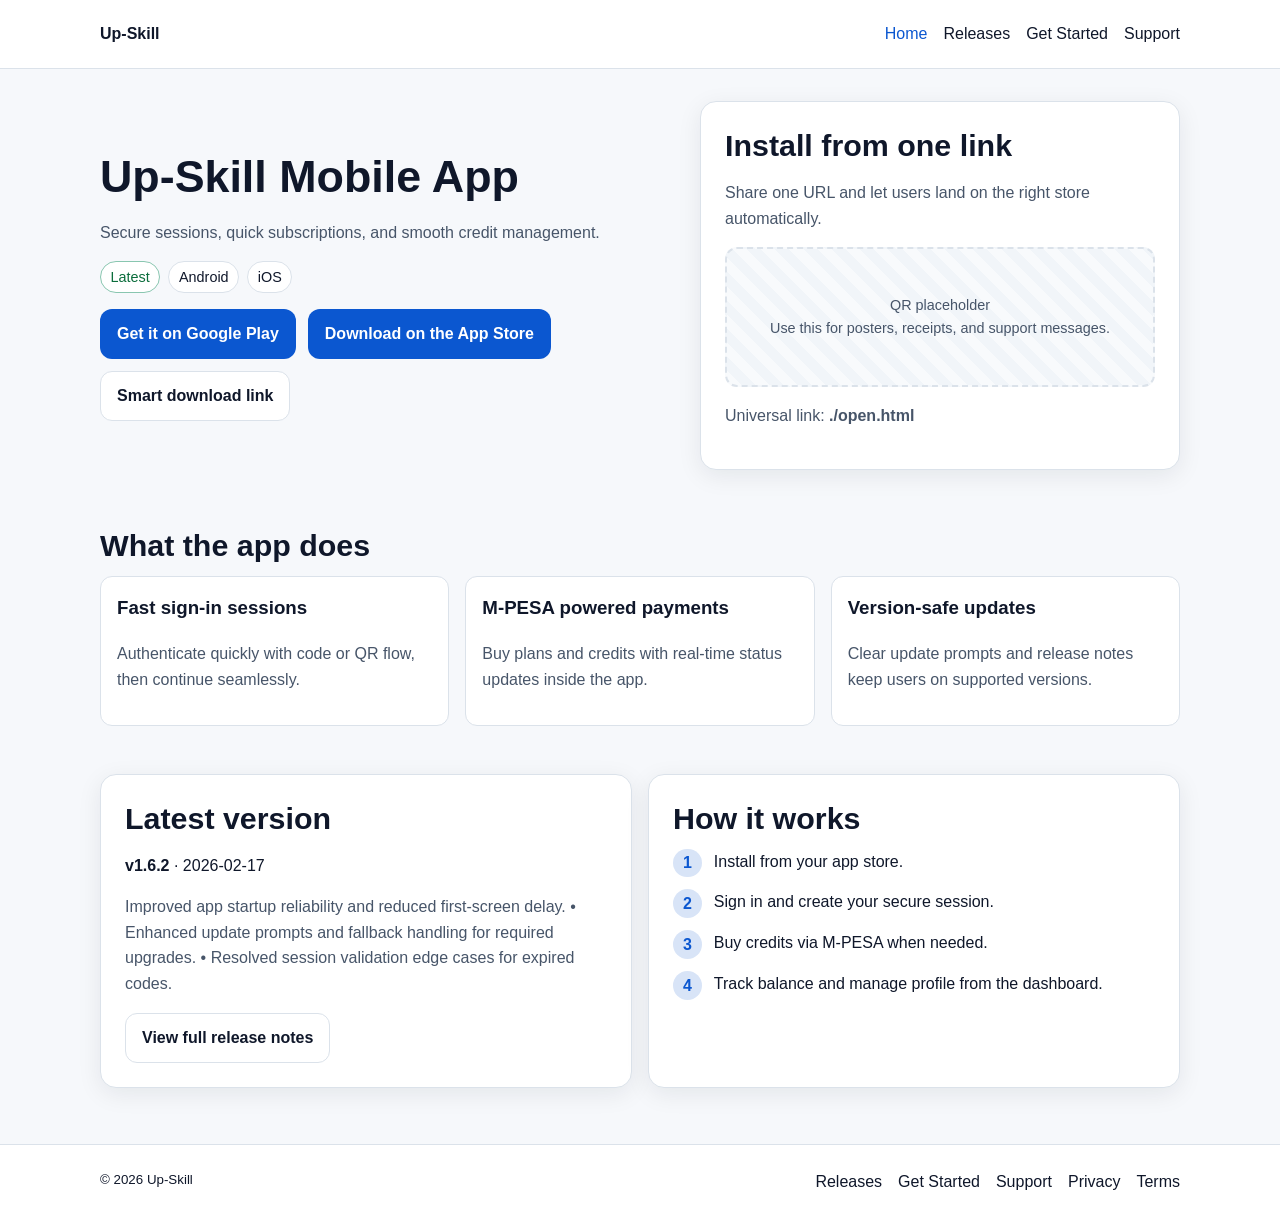
<file: public/app/index.html>
<!doctype html>
<html lang="en">
  <head>
    <meta charset="UTF-8" />
    <meta name="viewport" content="width=device-width, initial-scale=1" />
    <title>Up-Skill App | Download & Get Started</title>
    <meta name="description" content="Get the Up-Skill mobile app, view latest releases, and follow installation and onboarding guides." />
    <link rel="stylesheet" href="./assets/styles.css" />
    <script defer src="./assets/app.js"></script>
  </head>
  <body>
    <a class="skip-link" href="#main-content">Skip to content</a>
    <header class="site-header">
      <div class="container nav-wrap">
        <a class="brand" href="./index.html">Up-Skill</a>
        <nav aria-label="Primary">
          <ul class="nav-links">
            <li><a href="./index.html" aria-current="page">Home</a></li>
            <li><a href="./releases.html">Releases</a></li>
            <li><a href="./get-started.html">Get Started</a></li>
            <li><a href="./support.html">Support</a></li>
          </ul>
        </nav>
      </div>
    </header>

    <main id="main-content">
      <section class="hero">
        <div class="container hero-grid">
          <div>
            <h1><span data-config-text="appName">Up-Skill</span> Mobile App</h1>
            <p class="muted" data-config-text="tagline">Secure sessions, quick subscriptions, and smooth credit management.</p>
            <div class="badges">
              <span class="badge latest">Latest</span>
              <span class="badge">Android</span>
              <span class="badge">iOS</span>
            </div>
            <div class="cta-row">
              <a class="btn store-btn" data-platform="android" data-config-link="playStoreUrl" href="https://play.google.com/store" aria-label="Get Up-Skill on Google Play">Get it on Google Play</a>
              <a class="btn store-btn" data-platform="ios" data-config-link="appStoreUrl" href="https://www.apple.com/app-store/" aria-label="Download Up-Skill on the App Store">Download on the App Store</a>
              <a class="btn btn-secondary" href="./open.html">Smart download link</a>
            </div>
          </div>
          <aside class="surface panel" aria-label="Quick install options">
            <h2>Install from one link</h2>
            <p class="muted">Share one URL and let users land on the right store automatically.</p>
            <div class="qr-placeholder" id="qr-placeholder">QR placeholder<br />Use this for posters, receipts, and support messages.</div>
            <p class="muted">Universal link: <strong id="open-link-text">./open.html</strong></p>
          </aside>
        </div>
      </section>

      <section class="section">
        <div class="container">
          <h2>What the app does</h2>
          <div class="grid-3">
            <article class="card">
              <h3>Fast sign-in sessions</h3>
              <p class="muted">Authenticate quickly with code or QR flow, then continue seamlessly.</p>
            </article>
            <article class="card">
              <h3>M-PESA powered payments</h3>
              <p class="muted">Buy plans and credits with real-time status updates inside the app.</p>
            </article>
            <article class="card">
              <h3>Version-safe updates</h3>
              <p class="muted">Clear update prompts and release notes keep users on supported versions.</p>
            </article>
          </div>
        </div>
      </section>

      <section class="section">
        <div class="container grid-2">
          <article class="surface panel">
            <h2>Latest version</h2>
            <p><strong id="latest-version">v1.0.0</strong> · <span id="latest-date">2026-02-17</span></p>
            <p class="muted" id="latest-highlights">Stability improvements, faster startup, and update prompt enhancements.</p>
            <a class="btn btn-secondary" href="./releases.html">View full release notes</a>
          </article>
          <article class="surface panel">
            <h2>How it works</h2>
            <div class="steps">
              <div class="step"><div>Install from your app store.</div></div>
              <div class="step"><div>Sign in and create your secure session.</div></div>
              <div class="step"><div>Buy credits via M-PESA when needed.</div></div>
              <div class="step"><div>Track balance and manage profile from the dashboard.</div></div>
            </div>
          </article>
        </div>
      </section>
    </main>

    <footer class="site-footer">
      <div class="container footer-grid">
        <small>© <span id="year">2026</span> <span data-config-text="appName">Up-Skill</span></small>
        <nav aria-label="Footer">
          <ul class="nav-links">
            <li><a href="./releases.html">Releases</a></li>
            <li><a href="./get-started.html">Get Started</a></li>
            <li><a href="./support.html">Support</a></li>
            <li><a data-config-link="privacyUrl" href="./privacy.html">Privacy</a></li>
            <li><a data-config-link="termsUrl" href="./terms.html">Terms</a></li>
          </ul>
        </nav>
      </div>
    </footer>
  </body>
</html>
</file>
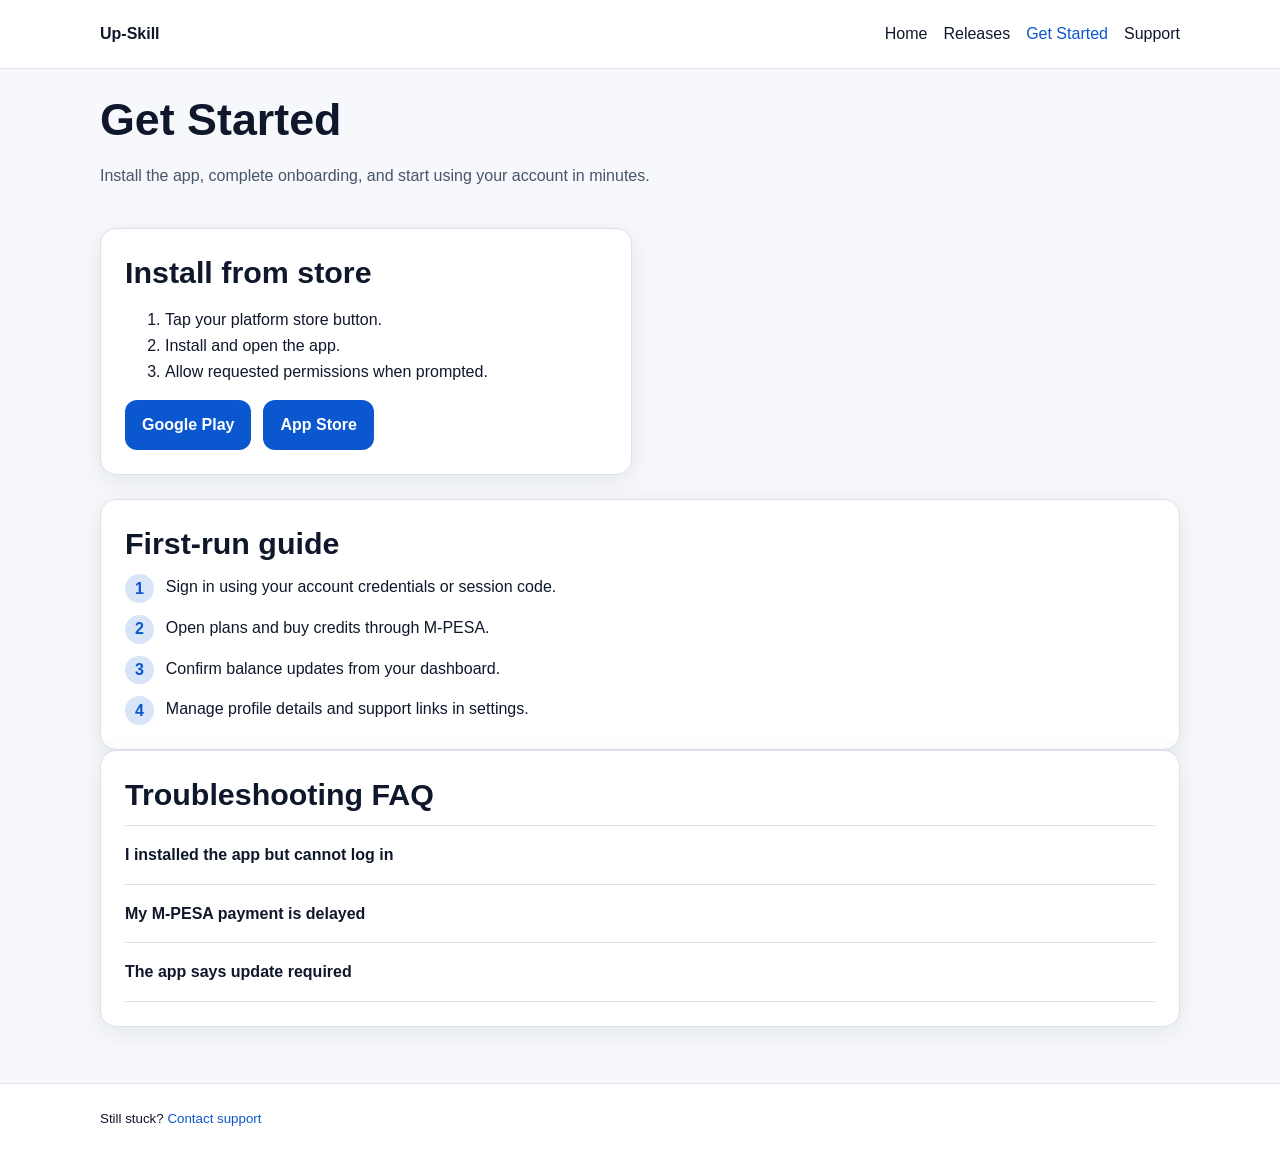
<file: public/app/get-started.html>
<!doctype html>
<html lang="en">
  <head>
    <meta charset="UTF-8" />
    <meta name="viewport" content="width=device-width, initial-scale=1" />
    <title>Up-Skill App | Get Started</title>
    <meta name="description" content="Install and onboarding guide for Up-Skill mobile app." />
    <link rel="stylesheet" href="./assets/styles.css" />
    <script defer src="./assets/app.js"></script>
    <script defer src="./assets/faq.js"></script>
  </head>
  <body>
    <a class="skip-link" href="#main-content">Skip to content</a>
    <header class="site-header">
      <div class="container nav-wrap">
        <a class="brand" href="./index.html">Up-Skill</a>
        <nav aria-label="Primary">
          <ul class="nav-links">
            <li><a href="./index.html">Home</a></li>
            <li><a href="./releases.html">Releases</a></li>
            <li><a href="./get-started.html" aria-current="page">Get Started</a></li>
            <li><a href="./support.html">Support</a></li>
          </ul>
        </nav>
      </div>
    </header>

    <main id="main-content" class="section">
      <div class="container">
        <h1>Get Started</h1>
        <p class="muted">Install the app, complete onboarding, and start using your account in minutes.</p>

        <section class="section grid-2">
          <article class="surface panel">
            <h2>Install from store</h2>
            <ol>
              <li>Tap your platform store button.</li>
              <li>Install and open the app.</li>
              <li>Allow requested permissions when prompted.</li>
            </ol>
            <div class="cta-row">
              <a class="btn store-btn" data-platform="android" data-config-link="playStoreUrl" href="https://play.google.com/store">Google Play</a>
              <a class="btn store-btn" data-platform="ios" data-config-link="appStoreUrl" href="https://www.apple.com/app-store/">App Store</a>
            </div>
          </article>

          <article id="manual-apk" class="surface panel hidden">
            <h2>Manual APK install (Android)</h2>
            <ol>
              <li>Download the latest APK from the official link.</li>
              <li>Open Android settings and allow installs from trusted sources.</li>
              <li>Install the APK and keep Play Protect enabled.</li>
              <li>Optional: verify the published SHA256 checksum before install.</li>
            </ol>
            <a class="btn btn-secondary" data-manual-apk-link href="/Ploofoodle/public/index.php?_route=/app/open&platform=android&channel=stable">Download APK</a>
          </article>
        </section>

        <section class="section surface panel">
          <h2>First-run guide</h2>
          <div class="steps">
            <div class="step"><div>Sign in using your account credentials or session code.</div></div>
            <div class="step"><div>Open plans and buy credits through M-PESA.</div></div>
            <div class="step"><div>Confirm balance updates from your dashboard.</div></div>
            <div class="step"><div>Manage profile details and support links in settings.</div></div>
          </div>
        </section>

        <section class="section surface panel">
          <h2>Troubleshooting FAQ</h2>
          <div class="accordion" role="region" aria-label="Frequently asked questions">
            <div class="accordion-item">
              <button class="accordion-trigger" aria-expanded="false" aria-controls="faq-1" id="faq-btn-1">I installed the app but cannot log in</button>
              <div id="faq-1" class="accordion-panel" role="region" aria-labelledby="faq-btn-1" hidden>
                <p>Check your internet connection, verify your login details, and confirm your account is active. If needed, reset your credentials from support.</p>
              </div>
            </div>
            <div class="accordion-item">
              <button class="accordion-trigger" aria-expanded="false" aria-controls="faq-2" id="faq-btn-2">My M-PESA payment is delayed</button>
              <div id="faq-2" class="accordion-panel" role="region" aria-labelledby="faq-btn-2" hidden>
                <p>Most confirmations are quick. Wait a few minutes, then refresh your app balance. If still pending, contact support with your transaction reference.</p>
              </div>
            </div>
            <div class="accordion-item">
              <button class="accordion-trigger" aria-expanded="false" aria-controls="faq-3" id="faq-btn-3">The app says update required</button>
              <div id="faq-3" class="accordion-panel" role="region" aria-labelledby="faq-btn-3" hidden>
                <p>Open <a href="./open.html">Smart download</a> and update from your store. For manual installs, use only trusted APK links.</p>
              </div>
            </div>
          </div>
        </section>
      </div>
    </main>

    <footer class="site-footer">
      <div class="container footer-grid">
        <small>Still stuck? <a href="./support.html">Contact support</a></small>
      </div>
    </footer>
  </body>
</html>
</file>
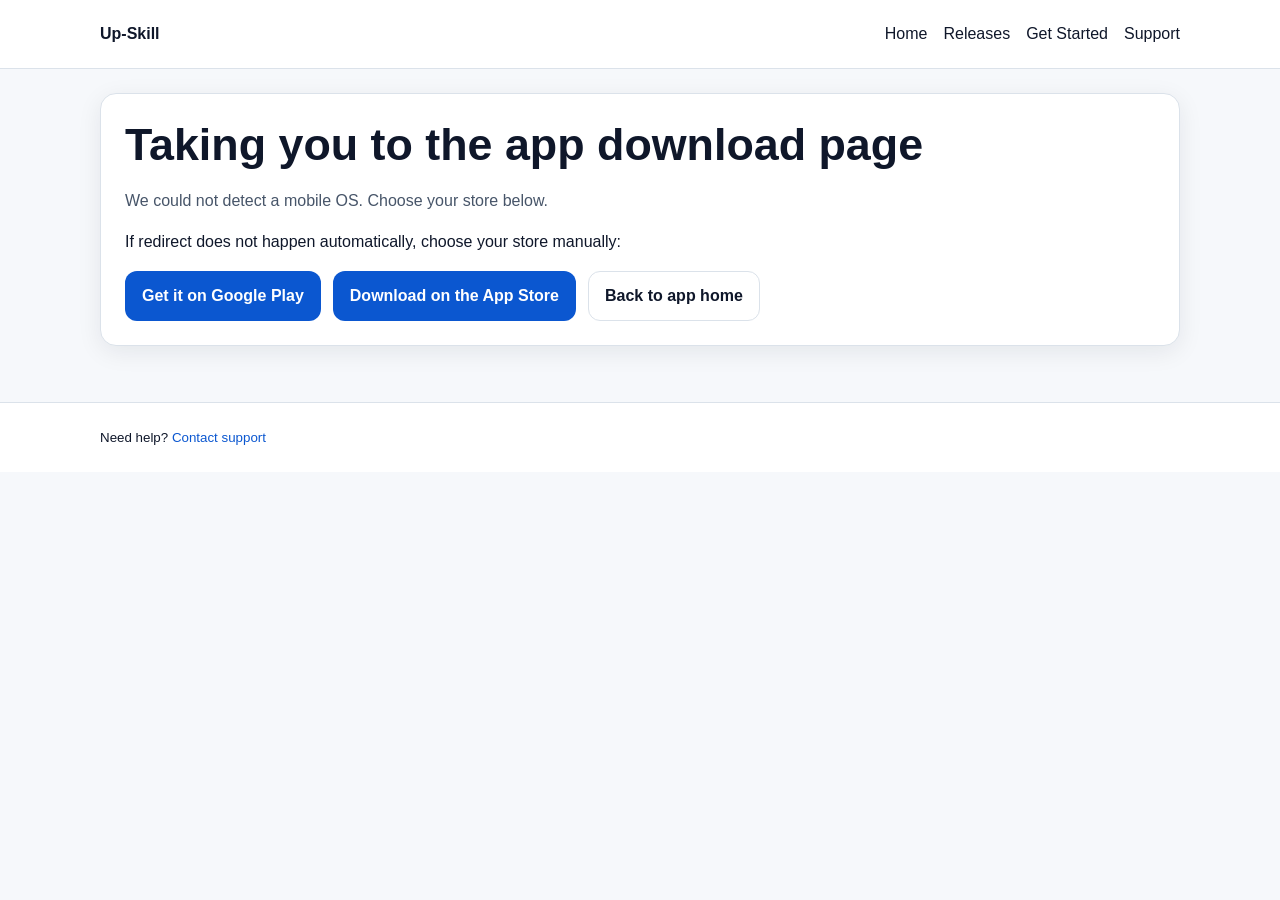
<file: public/app/open.html>
<!doctype html>
<html lang="en">
  <head>
    <meta charset="UTF-8" />
    <meta name="viewport" content="width=device-width, initial-scale=1" />
    <title>Up-Skill App | Smart Download</title>
    <meta name="description" content="Smart app redirect to Google Play or App Store with a safe fallback." />
    <link rel="stylesheet" href="./assets/styles.css" />
    <script defer src="./assets/app.js"></script>
  </head>
  <body data-page="open">
    <a class="skip-link" href="#main-content">Skip to content</a>
    <header class="site-header">
      <div class="container nav-wrap">
        <a class="brand" href="./index.html">Up-Skill</a>
        <nav aria-label="Primary">
          <ul class="nav-links">
            <li><a href="./index.html">Home</a></li>
            <li><a href="./releases.html">Releases</a></li>
            <li><a href="./get-started.html">Get Started</a></li>
            <li><a href="./support.html">Support</a></li>
          </ul>
        </nav>
      </div>
    </header>

    <main id="main-content" class="section">
      <div class="container">
        <section class="surface panel">
          <h1>Taking you to the app download page</h1>
          <p class="muted" id="redirect-status">Detecting your device and preparing redirect...</p>
          <p>If redirect does not happen automatically, choose your store manually:</p>
          <div class="cta-row">
            <a id="manual-play-btn" class="btn store-btn" data-platform="android" data-config-link="playStoreUrl" href="https://play.google.com/store">Get it on Google Play</a>
            <a id="manual-ios-btn" class="btn store-btn" data-platform="ios" data-config-link="appStoreUrl" href="https://www.apple.com/app-store/">Download on the App Store</a>
            <a class="btn btn-secondary" href="./index.html">Back to app home</a>
          </div>
        </section>
      </div>
    </main>

    <footer class="site-footer">
      <div class="container footer-grid">
        <small>Need help? <a href="./support.html">Contact support</a></small>
      </div>
    </footer>
  </body>
</html>
</file>
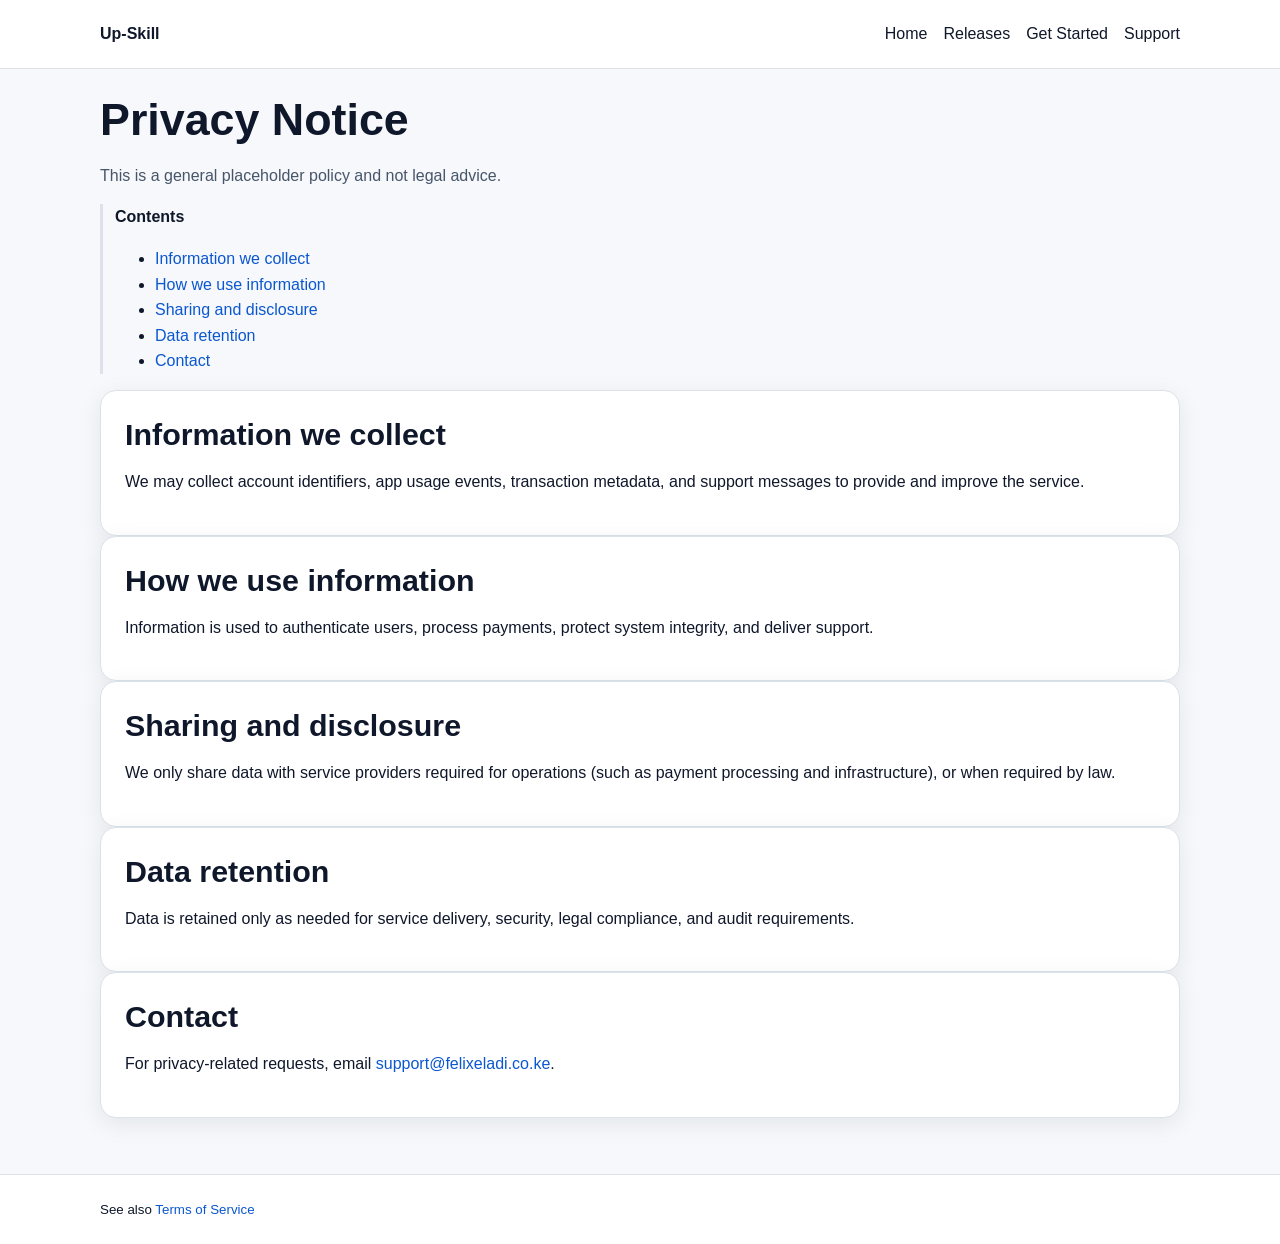
<file: public/app/privacy.html>
<!doctype html>
<html lang="en">
  <head>
    <meta charset="UTF-8" />
    <meta name="viewport" content="width=device-width, initial-scale=1" />
    <title>Up-Skill App | Privacy</title>
    <meta
      name="description"
      content="Privacy overview for Up-Skill app users."
    />
    <link rel="stylesheet" href="./assets/styles.css" />
    <script defer src="./assets/app.js"></script>
  </head>
  <body>
    <a class="skip-link" href="#main-content">Skip to content</a>
    <header class="site-header">
      <div class="container nav-wrap">
        <a class="brand" href="./index.html">Up-Skill</a>
        <nav aria-label="Primary">
          <ul class="nav-links">
            <li><a href="./index.html">Home</a></li>
            <li><a href="./releases.html">Releases</a></li>
            <li><a href="./get-started.html">Get Started</a></li>
            <li><a href="./support.html">Support</a></li>
          </ul>
        </nav>
      </div>
    </header>

    <main id="main-content" class="section">
      <div class="container">
        <h1>Privacy Notice</h1>
        <p class="muted">
          This is a general placeholder policy and not legal advice.
        </p>

        <nav class="toc" aria-label="Table of contents">
          <strong>Contents</strong>
          <ul>
            <li><a href="#info-we-collect">Information we collect</a></li>
            <li><a href="#how-we-use">How we use information</a></li>
            <li><a href="#sharing">Sharing and disclosure</a></li>
            <li><a href="#retention">Data retention</a></li>
            <li><a href="#contact">Contact</a></li>
          </ul>
        </nav>

        <section id="info-we-collect" class="surface panel section">
          <h2>Information we collect</h2>
          <p>
            We may collect account identifiers, app usage events, transaction
            metadata, and support messages to provide and improve the service.
          </p>
        </section>

        <section id="how-we-use" class="surface panel section">
          <h2>How we use information</h2>
          <p>
            Information is used to authenticate users, process payments, protect
            system integrity, and deliver support.
          </p>
        </section>

        <section id="sharing" class="surface panel section">
          <h2>Sharing and disclosure</h2>
          <p>
            We only share data with service providers required for operations
            (such as payment processing and infrastructure), or when required by
            law.
          </p>
        </section>

        <section id="retention" class="surface panel section">
          <h2>Data retention</h2>
          <p>
            Data is retained only as needed for service delivery, security,
            legal compliance, and audit requirements.
          </p>
        </section>

        <section id="contact" class="surface panel section">
          <h2>Contact</h2>
          <p>
            For privacy-related requests, email
            <a href="mailto:support@felixeladi.co.ke"
              >support@felixeladi.co.ke</a
            >.
          </p>
        </section>
      </div>
    </main>

    <footer class="site-footer">
      <div class="container footer-grid">
        <small>See also <a href="./terms.html">Terms of Service</a></small>
      </div>
    </footer>
  </body>
</html>
</file>
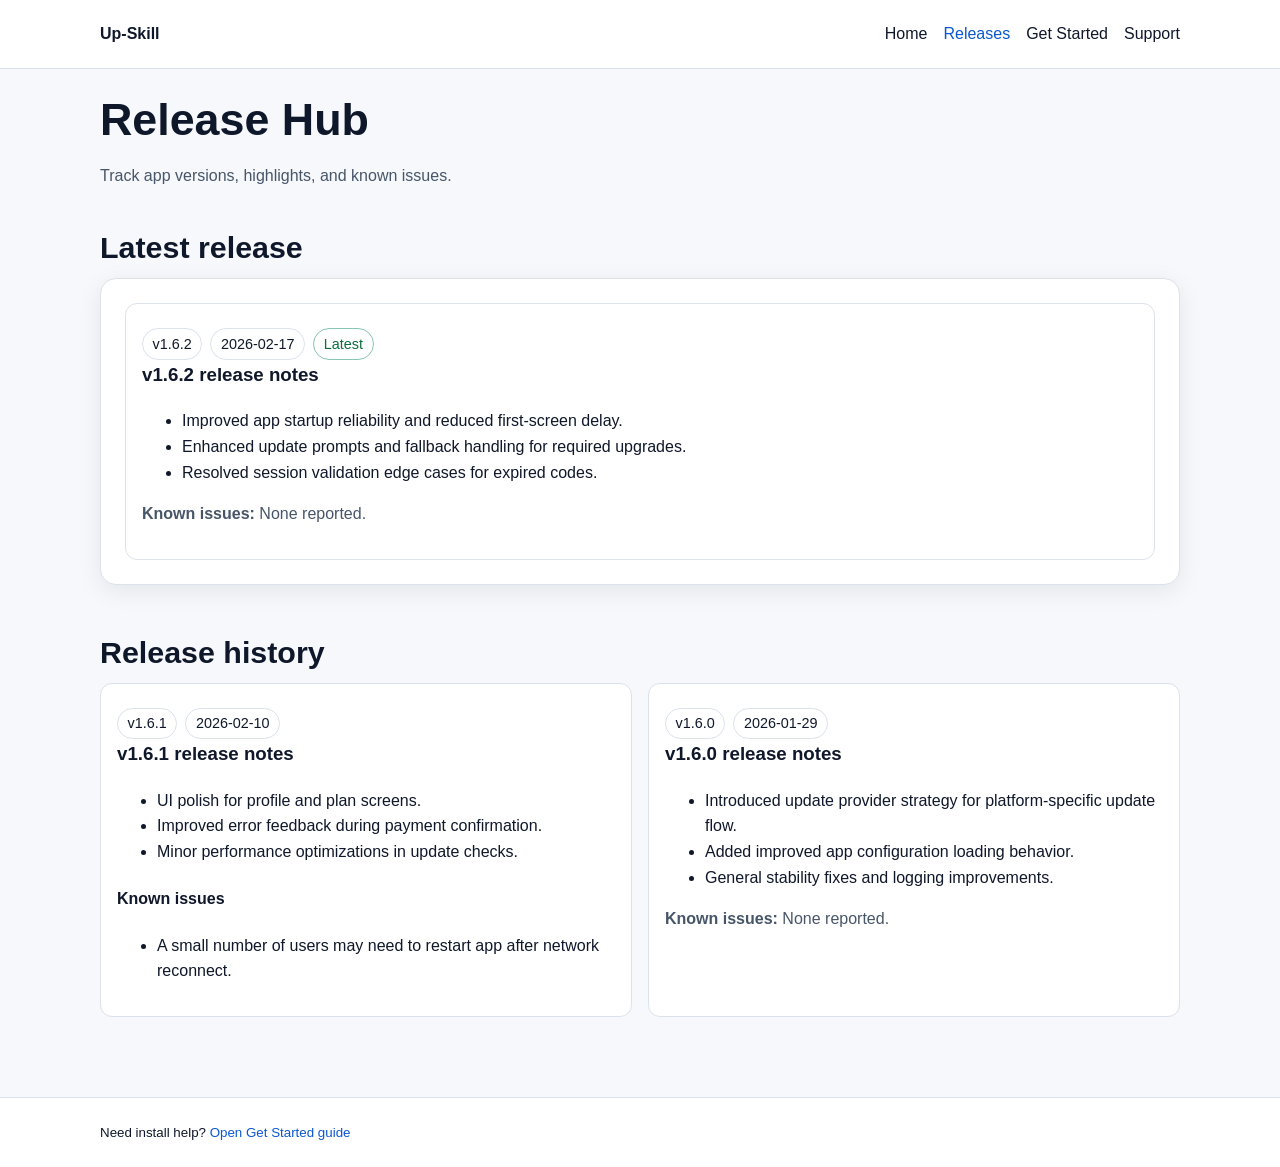
<file: public/app/releases.html>
<!doctype html>
<html lang="en">
  <head>
    <meta charset="UTF-8" />
    <meta name="viewport" content="width=device-width, initial-scale=1" />
    <title>Up-Skill App | Releases</title>
    <meta
      name="description"
      content="Latest app version and full release history for Up-Skill mobile."
    />
    <link rel="stylesheet" href="./assets/styles.css" />
    <script defer src="./assets/app.js"></script>
    <script defer src="./assets/releases.js"></script>
  </head>
  <body>
    <a class="skip-link" href="#main-content">Skip to content</a>
    <header class="site-header">
      <div class="container nav-wrap">
        <a class="brand" href="./index.html">Up-Skill</a>
        <nav aria-label="Primary">
          <ul class="nav-links">
            <li><a href="./index.html">Home</a></li>
            <li><a href="./releases.html" aria-current="page">Releases</a></li>
            <li><a href="./get-started.html">Get Started</a></li>
            <li><a href="./support.html">Support</a></li>
          </ul>
        </nav>
      </div>
    </header>

    <main id="main-content" class="section">
      <div class="container">
        <h1>Release Hub</h1>
        <p class="muted">Track app versions, highlights, and known issues.</p>

        <section class="section">
          <h2>Latest release</h2>
          <div id="latest-release" class="surface panel">
            <article class="card">
              <div class="badges">
                <span class="badge latest">Latest</span>
                <span class="badge">v1.6.2</span>
                <span class="badge">2026-02-17</span>
              </div>
              <h3>v1.6.2 release notes</h3>
              <ul>
                <li>Improved startup reliability.</li>
                <li>Better update prompt behavior.</li>
                <li>Fixes in session handling.</li>
              </ul>
              <p class="muted"><strong>Known issues:</strong> None reported.</p>
            </article>
          </div>
        </section>

        <section class="section">
          <h2>Release history</h2>
          <div id="release-history" class="grid-2">
            <article class="card">
              <div class="badges">
                <span class="badge">v1.6.1</span>
                <span class="badge">2026-02-10</span>
              </div>
              <h3>v1.6.1 release notes</h3>
              <ul>
                <li>Minor UI polish.</li>
                <li>Performance optimizations.</li>
              </ul>
            </article>
          </div>
          <noscript>
            <p class="muted">
              JavaScript is disabled. The static release summary is shown above.
            </p>
          </noscript>
        </section>
      </div>
    </main>

    <footer class="site-footer">
      <div class="container footer-grid">
        <small
          >Need install help?
          <a href="./get-started.html">Open Get Started guide</a></small
        >
      </div>
    </footer>
  </body>
</html>
</file>
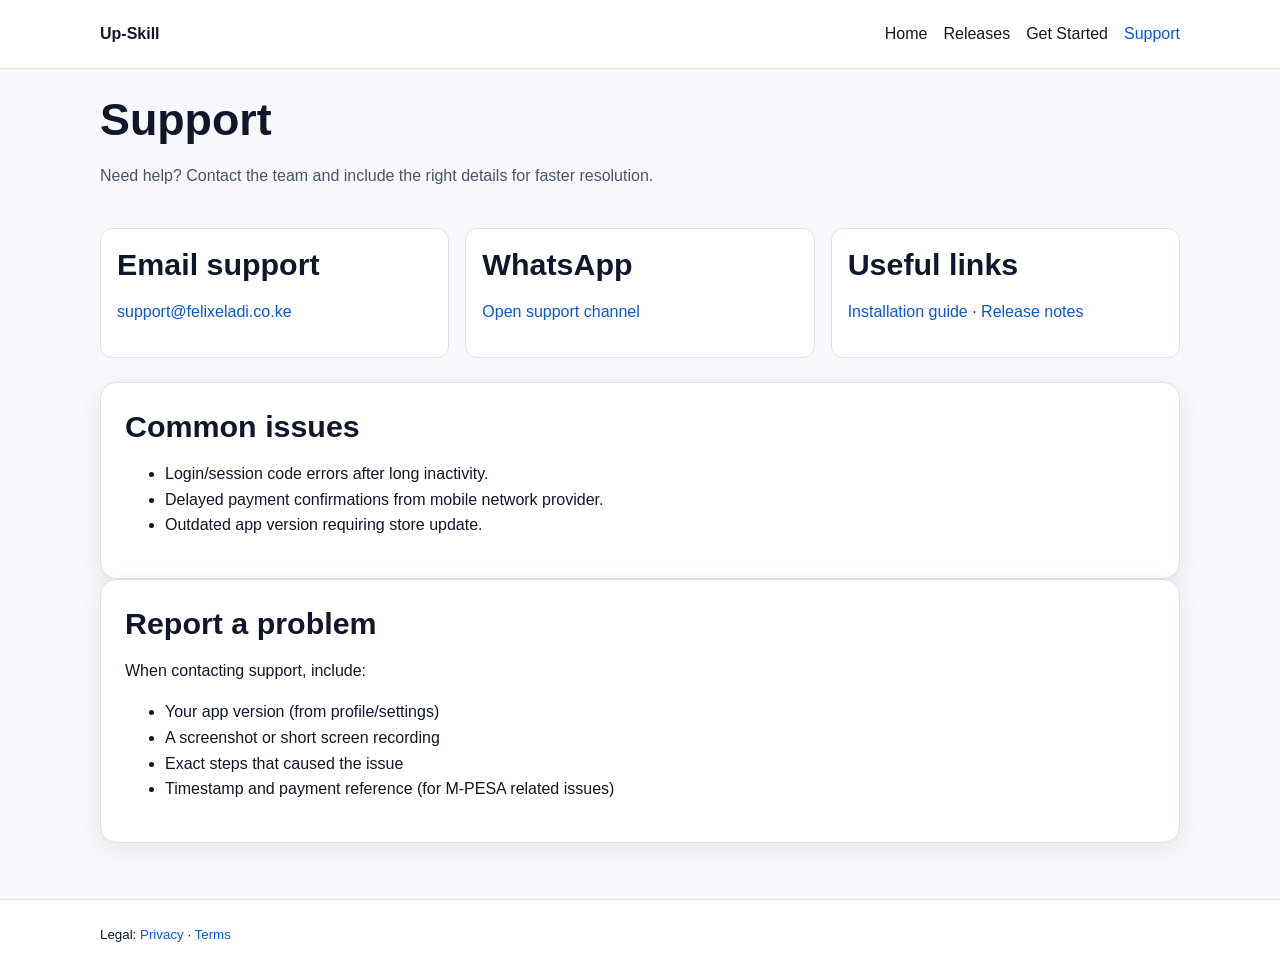
<file: public/app/support.html>
<!doctype html>
<html lang="en">
  <head>
    <meta charset="UTF-8" />
    <meta name="viewport" content="width=device-width, initial-scale=1" />
    <title>Up-Skill App | Support</title>
    <meta name="description" content="Support contacts, common issues, and reporting guidance for Up-Skill app users." />
    <link rel="stylesheet" href="./assets/styles.css" />
    <script defer src="./assets/app.js"></script>
  </head>
  <body>
    <a class="skip-link" href="#main-content">Skip to content</a>
    <header class="site-header">
      <div class="container nav-wrap">
        <a class="brand" href="./index.html">Up-Skill</a>
        <nav aria-label="Primary">
          <ul class="nav-links">
            <li><a href="./index.html">Home</a></li>
            <li><a href="./releases.html">Releases</a></li>
            <li><a href="./get-started.html">Get Started</a></li>
            <li><a href="./support.html" aria-current="page">Support</a></li>
          </ul>
        </nav>
      </div>
    </header>

    <main id="main-content" class="section">
      <div class="container">
        <h1>Support</h1>
        <p class="muted">Need help? Contact the team and include the right details for faster resolution.</p>

        <section class="grid-3 section">
          <article class="card">
            <h2>Email support</h2>
            <p><a data-config-link="supportEmail" data-config-text="supportEmail" href="mailto:support@felixeladi.co.ke">support@felixeladi.co.ke</a></p>
          </article>
          <article class="card">
            <h2>WhatsApp</h2>
            <p><a data-config-link="whatsappLink" href="/Ploofoodle/public/index.php?_route=/app/support">Open support channel</a></p>
          </article>
          <article class="card">
            <h2>Useful links</h2>
            <p><a href="./get-started.html">Installation guide</a> · <a href="./releases.html">Release notes</a></p>
          </article>
        </section>

        <section class="surface panel section">
          <h2>Common issues</h2>
          <ul>
            <li>Login/session code errors after long inactivity.</li>
            <li>Delayed payment confirmations from mobile network provider.</li>
            <li>Outdated app version requiring store update.</li>
          </ul>
        </section>

        <section class="surface panel section">
          <h2>Report a problem</h2>
          <p>When contacting support, include:</p>
          <ul>
            <li>Your app version (from profile/settings)</li>
            <li>A screenshot or short screen recording</li>
            <li>Exact steps that caused the issue</li>
            <li>Timestamp and payment reference (for M-PESA related issues)</li>
          </ul>
        </section>
      </div>
    </main>

    <footer class="site-footer">
      <div class="container footer-grid">
        <small>Legal: <a href="./privacy.html">Privacy</a> · <a href="./terms.html">Terms</a></small>
      </div>
    </footer>
  </body>
</html>
</file>
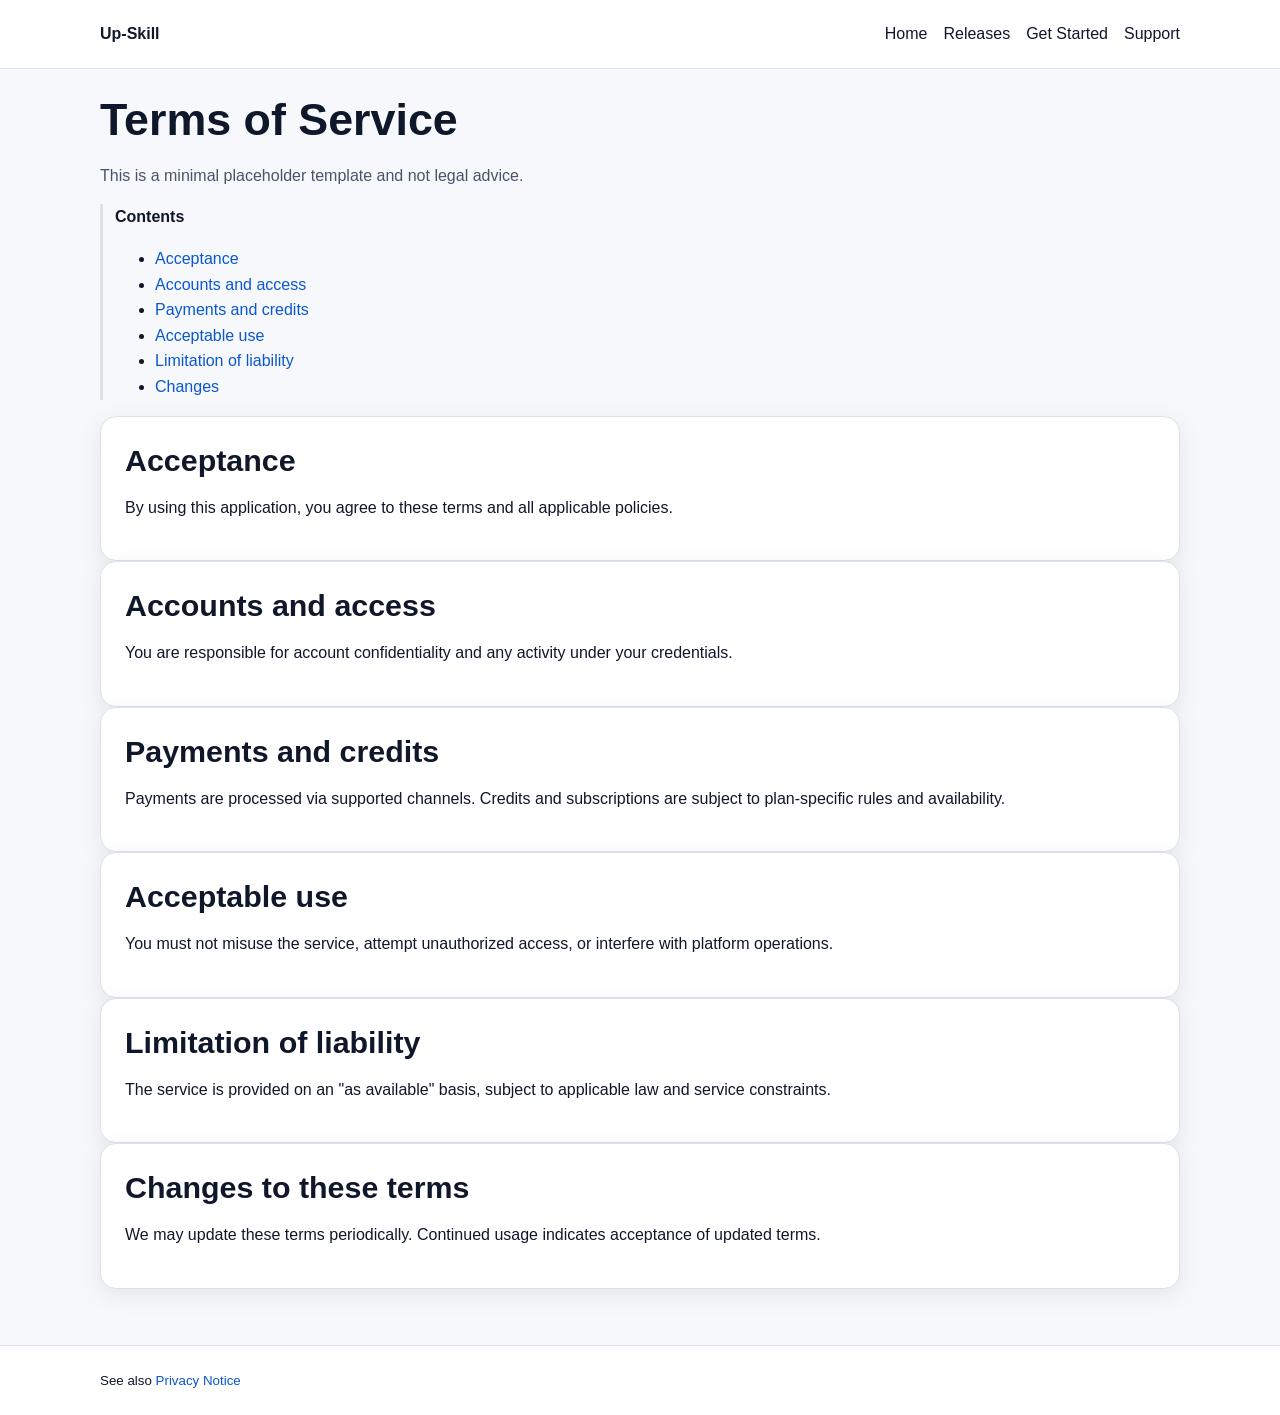
<file: public/app/terms.html>
<!doctype html>
<html lang="en">
  <head>
    <meta charset="UTF-8" />
    <meta name="viewport" content="width=device-width, initial-scale=1" />
    <title>Up-Skill App | Terms</title>
    <meta name="description" content="Terms of service placeholder for Up-Skill app users." />
    <link rel="stylesheet" href="./assets/styles.css" />
    <script defer src="./assets/app.js"></script>
  </head>
  <body>
    <a class="skip-link" href="#main-content">Skip to content</a>
    <header class="site-header">
      <div class="container nav-wrap">
        <a class="brand" href="./index.html">Up-Skill</a>
        <nav aria-label="Primary">
          <ul class="nav-links">
            <li><a href="./index.html">Home</a></li>
            <li><a href="./releases.html">Releases</a></li>
            <li><a href="./get-started.html">Get Started</a></li>
            <li><a href="./support.html">Support</a></li>
          </ul>
        </nav>
      </div>
    </header>

    <main id="main-content" class="section">
      <div class="container">
        <h1>Terms of Service</h1>
        <p class="muted">This is a minimal placeholder template and not legal advice.</p>

        <nav class="toc" aria-label="Table of contents">
          <strong>Contents</strong>
          <ul>
            <li><a href="#acceptance">Acceptance</a></li>
            <li><a href="#accounts">Accounts and access</a></li>
            <li><a href="#payments">Payments and credits</a></li>
            <li><a href="#acceptable-use">Acceptable use</a></li>
            <li><a href="#limitation">Limitation of liability</a></li>
            <li><a href="#changes">Changes</a></li>
          </ul>
        </nav>

        <section id="acceptance" class="surface panel section">
          <h2>Acceptance</h2>
          <p>By using this application, you agree to these terms and all applicable policies.</p>
        </section>

        <section id="accounts" class="surface panel section">
          <h2>Accounts and access</h2>
          <p>You are responsible for account confidentiality and any activity under your credentials.</p>
        </section>

        <section id="payments" class="surface panel section">
          <h2>Payments and credits</h2>
          <p>Payments are processed via supported channels. Credits and subscriptions are subject to plan-specific rules and availability.</p>
        </section>

        <section id="acceptable-use" class="surface panel section">
          <h2>Acceptable use</h2>
          <p>You must not misuse the service, attempt unauthorized access, or interfere with platform operations.</p>
        </section>

        <section id="limitation" class="surface panel section">
          <h2>Limitation of liability</h2>
          <p>The service is provided on an "as available" basis, subject to applicable law and service constraints.</p>
        </section>

        <section id="changes" class="surface panel section">
          <h2>Changes to these terms</h2>
          <p>We may update these terms periodically. Continued usage indicates acceptance of updated terms.</p>
        </section>
      </div>
    </main>

    <footer class="site-footer">
      <div class="container footer-grid">
        <small>See also <a href="./privacy.html">Privacy Notice</a></small>
      </div>
    </footer>
  </body>
</html>
</file>
<file: public/app/assets/styles.css>
:root {
  --bg: #f6f8fb;
  --surface: #ffffff;
  --text: #0f172a;
  --muted: #475569;
  --primary: #0b57d0;
  --primary-strong: #0842a3;
  --success: #0f9d58;
  --warning: #f59e0b;
  --border: #dbe2ea;
  --shadow: 0 6px 24px rgba(15, 23, 42, 0.08);

  --r-8: 8px;
  --r-12: 12px;
  --r-16: 16px;

  --s-4: 4px;
  --s-8: 8px;
  --s-12: 12px;
  --s-16: 16px;
  --s-24: 24px;
  --s-32: 32px;

  --h1: clamp(2rem, 4vw, 2.8rem);
  --h2: clamp(1.4rem, 3vw, 1.9rem);
  --body: 1rem;
  --small: 0.9rem;

  --max-w: 1080px;
}

* {
  box-sizing: border-box;
}

html,
body {
  margin: 0;
  padding: 0;
  background: var(--bg);
  color: var(--text);
  font-family: Inter, -apple-system, BlinkMacSystemFont, "Segoe UI", Roboto, Ubuntu, "Helvetica Neue", Arial, sans-serif;
  font-size: var(--body);
  line-height: 1.6;
}

a {
  color: var(--primary);
  text-decoration: none;
}

a:hover {
  text-decoration: underline;
}

img {
  max-width: 100%;
  height: auto;
}

.container {
  width: min(100% - 2rem, var(--max-w));
  margin-inline: auto;
}

.skip-link {
  position: absolute;
  left: -9999px;
  top: 0;
}

.skip-link:focus {
  left: var(--s-16);
  top: var(--s-16);
  background: var(--surface);
  border: 2px solid var(--primary);
  padding: var(--s-8) var(--s-12);
  border-radius: var(--r-8);
  z-index: 100;
}

.site-header {
  position: sticky;
  top: 0;
  z-index: 50;
  background: color-mix(in srgb, var(--surface) 92%, transparent);
  backdrop-filter: blur(8px);
  border-bottom: 1px solid var(--border);
}

.nav-wrap {
  display: flex;
  align-items: center;
  justify-content: space-between;
  min-height: 68px;
  gap: var(--s-16);
}

.brand {
  font-weight: 700;
  color: var(--text);
}

.nav-links {
  list-style: none;
  margin: 0;
  padding: 0;
  display: flex;
  flex-wrap: wrap;
  gap: var(--s-16);
}

.nav-links a {
  font-weight: 500;
  color: var(--text);
}

.nav-links a[aria-current="page"] {
  color: var(--primary);
}

.nav-actions {
  display: flex;
  align-items: center;
  gap: var(--s-8);
}

.btn-sm {
  min-height: 38px;
  padding: 0.45rem 0.8rem;
  font-size: 0.9rem;
}

.hero {
  padding: var(--s-32) 0;
}

.hero-grid {
  display: grid;
  grid-template-columns: 1.2fr 1fr;
  gap: var(--s-24);
  align-items: center;
}

h1 {
  font-size: var(--h1);
  line-height: 1.2;
  margin: 0 0 var(--s-12);
}

h2 {
  font-size: var(--h2);
  line-height: 1.25;
  margin: 0 0 var(--s-12);
}

.muted {
  color: var(--muted);
}

.cta-row {
  display: flex;
  flex-wrap: wrap;
  gap: var(--s-12);
  margin-top: var(--s-16);
}

.cta-row-compact {
  gap: var(--s-8);
  margin-top: var(--s-8);
}

.btn {
  display: inline-flex;
  align-items: center;
  justify-content: center;
  gap: var(--s-8);
  border-radius: var(--r-12);
  border: 1px solid transparent;
  background: #0f172a;
  color: #fff;
  padding: 0.7rem 1rem;
  font-weight: 600;
  min-height: 44px;
  transition: transform 0.12s ease, box-shadow 0.2s ease, background 0.2s ease;
}

.btn:hover {
  text-decoration: none;
  transform: translateY(-1px);
}

.btn:focus-visible,
.accordion-trigger:focus-visible,
.nav-links a:focus-visible {
  outline: 3px solid color-mix(in srgb, var(--primary) 35%, transparent);
  outline-offset: 2px;
}

.btn-primary {
  background: var(--primary);
}

.btn-primary:hover {
  background: var(--primary-strong);
}

.btn-secondary {
  background: var(--surface);
  color: var(--text);
  border-color: var(--border);
}

.btn-secondary:hover {
  background: #f1f5f9;
}

.store-btn.is-primary {
  background: var(--primary);
}

.store-btn.is-secondary {
  background: var(--surface);
  color: var(--text);
  border-color: var(--border);
}

.badges {
  display: flex;
  flex-wrap: wrap;
  gap: var(--s-8);
  margin: var(--s-8) 0 0;
}

.badge {
  display: inline-flex;
  align-items: center;
  gap: var(--s-4);
  border-radius: 999px;
  padding: 0.2rem 0.6rem;
  border: 1px solid var(--border);
  background: var(--surface);
  font-size: var(--small);
}

.badge.latest {
  border-color: color-mix(in srgb, var(--success) 40%, var(--border));
  color: #0b6d3c;
}

.section {
  padding: var(--s-24) 0;
}

.surface {
  background: var(--surface);
  border: 1px solid var(--border);
  border-radius: var(--r-16);
  box-shadow: var(--shadow);
}

.panel {
  padding: var(--s-24);
}

.grid-3 {
  display: grid;
  grid-template-columns: repeat(3, minmax(0, 1fr));
  gap: var(--s-16);
}

.grid-2 {
  display: grid;
  grid-template-columns: repeat(2, minmax(0, 1fr));
  gap: var(--s-16);
}

.card {
  background: var(--surface);
  border: 1px solid var(--border);
  border-radius: var(--r-12);
  padding: var(--s-16);
}

.card h3 {
  margin-top: 0;
}

.steps {
  counter-reset: step;
  display: grid;
  gap: var(--s-12);
}

.step {
  display: flex;
  gap: var(--s-12);
  align-items: flex-start;
}

.step::before {
  counter-increment: step;
  content: counter(step);
  display: inline-flex;
  align-items: center;
  justify-content: center;
  width: 1.8rem;
  height: 1.8rem;
  border-radius: 999px;
  background: color-mix(in srgb, var(--primary) 16%, white);
  color: var(--primary);
  font-weight: 700;
  flex-shrink: 0;
}

.qr-placeholder {
  border: 2px dashed var(--border);
  border-radius: var(--r-12);
  min-height: 140px;
  display: grid;
  place-items: center;
  background: repeating-linear-gradient(
    45deg,
    #f8fafc,
    #f8fafc 10px,
    #f1f5f9 10px,
    #f1f5f9 20px
  );
  color: var(--muted);
  font-size: var(--small);
  text-align: center;
  padding: var(--s-12);
}

.list-clean {
  list-style: none;
  margin: 0;
  padding: 0;
}

.list-clean li + li {
  margin-top: var(--s-8);
}

.table-wrap {
  overflow: auto;
  border: 1px solid var(--border);
  border-radius: var(--r-12);
  background: var(--surface);
}

.release-summary {
  display: flex;
  flex-wrap: wrap;
  gap: var(--s-8);
  margin-bottom: var(--s-12);
}

table {
  width: 100%;
  border-collapse: collapse;
  font-size: 0.95rem;
}

th,
td {
  text-align: left;
  border-bottom: 1px solid var(--border);
  padding: var(--s-12);
}

th {
  font-weight: 600;
  color: var(--muted);
  background: #f8fafc;
}

.accordion {
  border-top: 1px solid var(--border);
}

.accordion-item {
  border-bottom: 1px solid var(--border);
}

.accordion-trigger {
  width: 100%;
  text-align: left;
  background: none;
  border: none;
  padding: var(--s-16) 0;
  font: inherit;
  color: inherit;
  font-weight: 600;
  cursor: pointer;
}

.accordion-panel {
  padding: 0 0 var(--s-16);
}

.site-footer {
  margin-top: var(--s-32);
  border-top: 1px solid var(--border);
  background: var(--surface);
}

.footer-grid {
  display: flex;
  justify-content: space-between;
  flex-wrap: wrap;
  gap: var(--s-12);
  padding: var(--s-24) 0;
}

.toc {
  border-left: 3px solid var(--border);
  padding-left: var(--s-12);
  margin-bottom: var(--s-16);
}

.kv {
  display: grid;
  grid-template-columns: 140px 1fr;
  gap: var(--s-8) var(--s-16);
}

.hidden {
  display: none !important;
}

@media (max-width: 900px) {
  .nav-wrap {
    flex-wrap: wrap;
    padding: var(--s-8) 0;
  }

  .nav-actions {
    width: 100%;
  }

  .nav-actions .btn {
    width: 100%;
  }

  .hero-grid,
  .grid-3,
  .grid-2 {
    grid-template-columns: 1fr;
  }

  .panel {
    padding: var(--s-16);
  }

  .kv {
    grid-template-columns: 1fr;
  }
}
</file>
